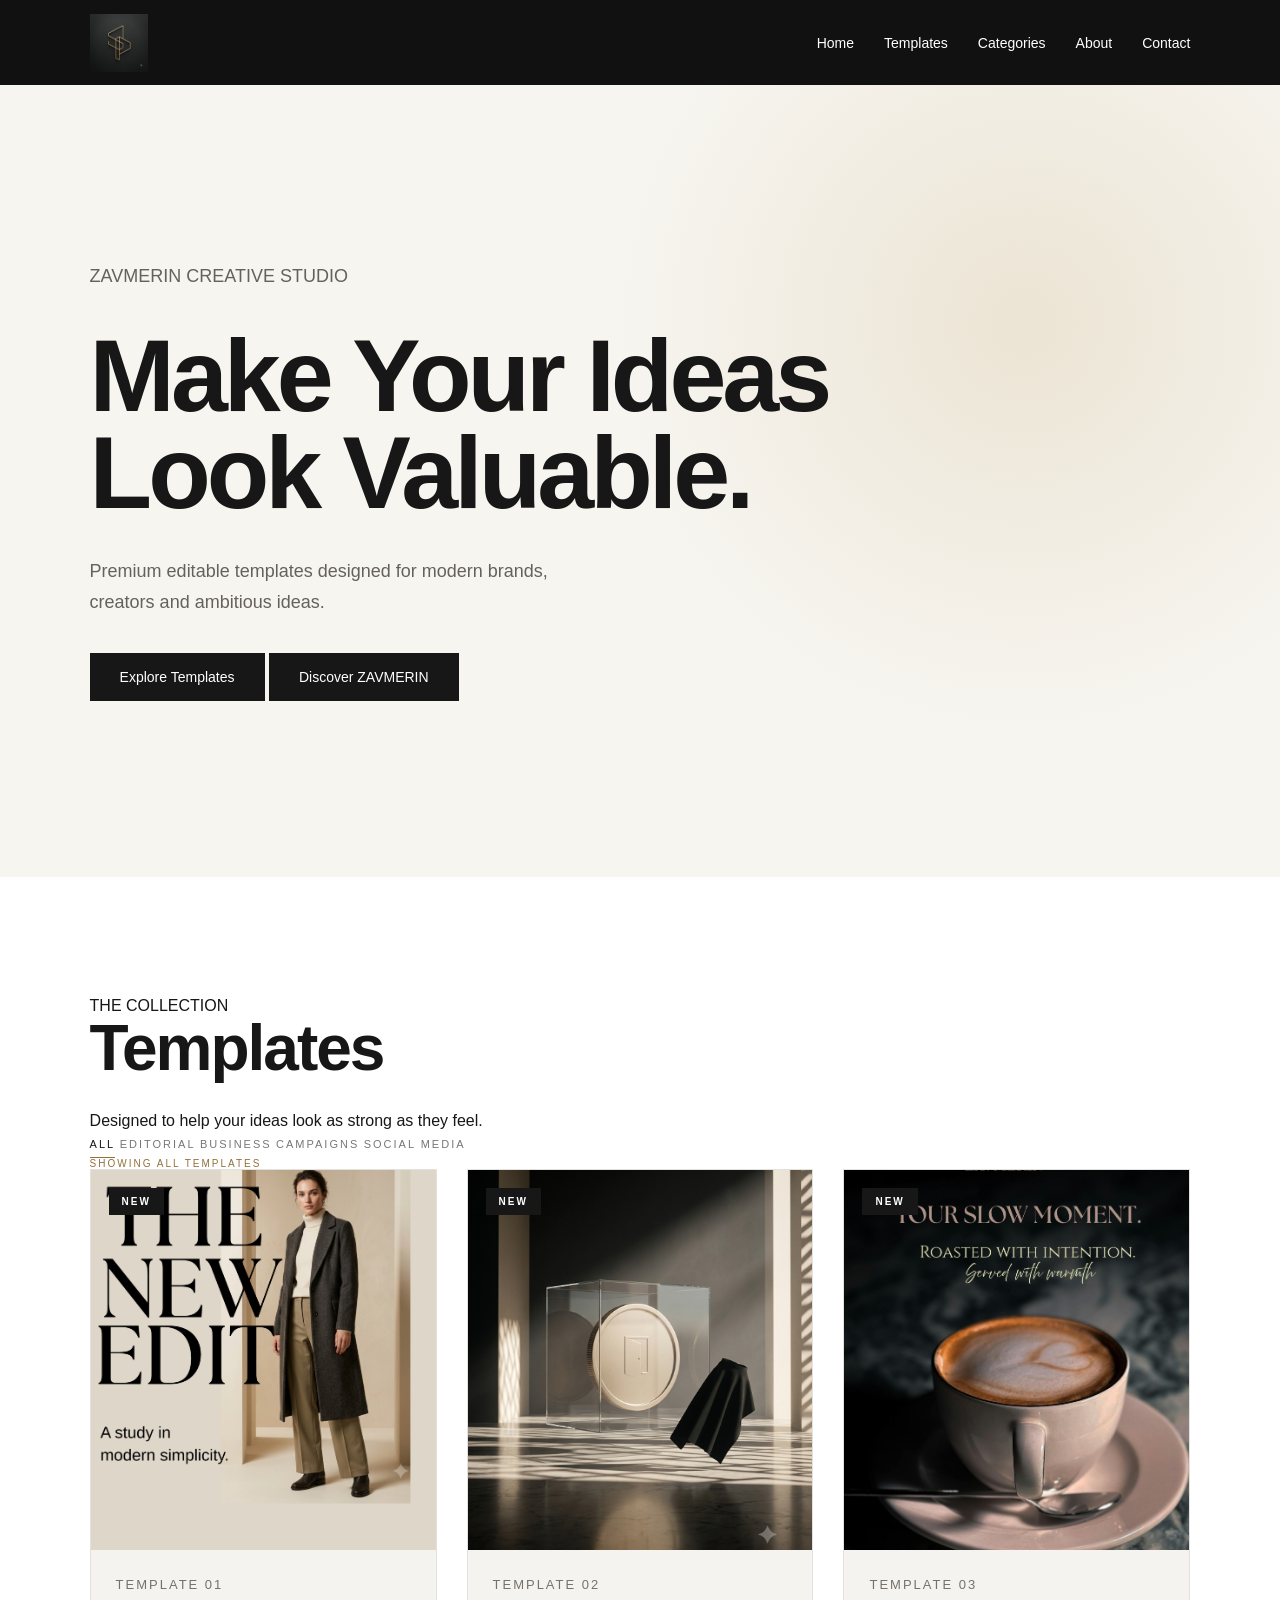
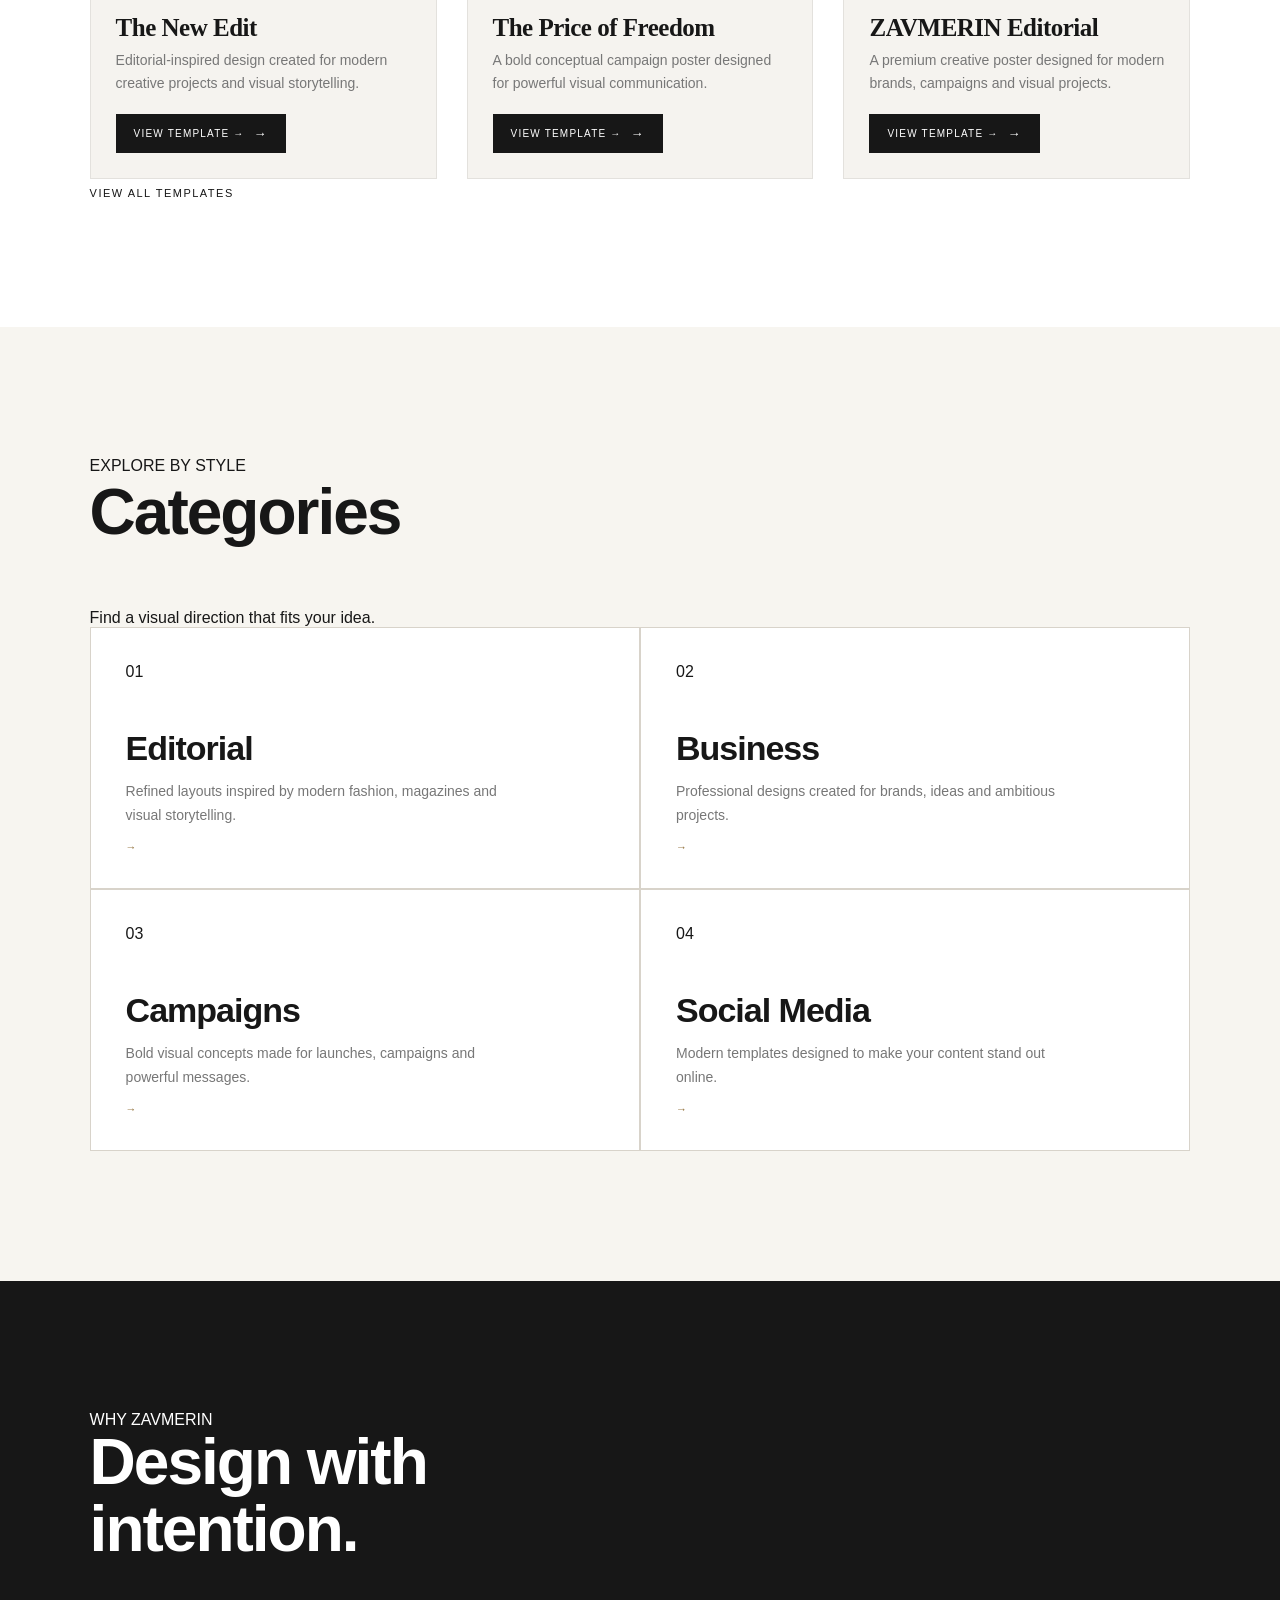
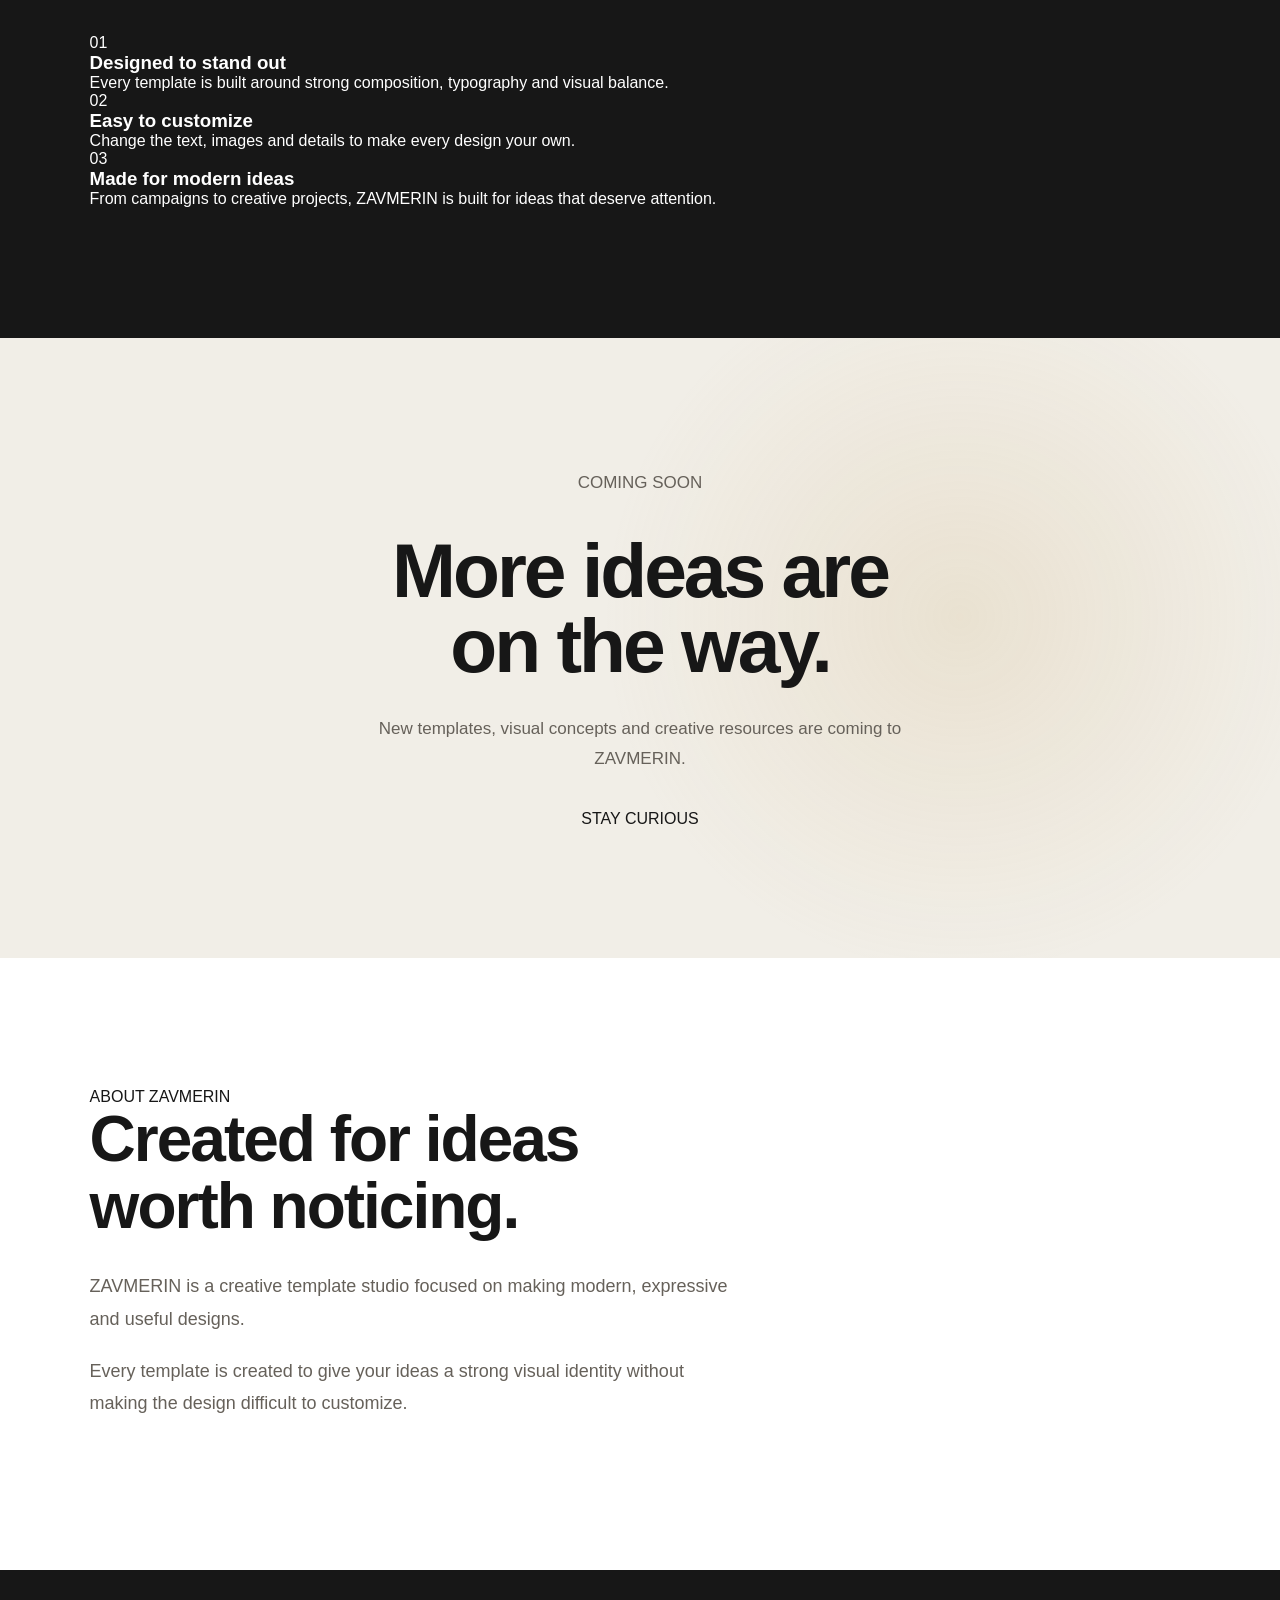
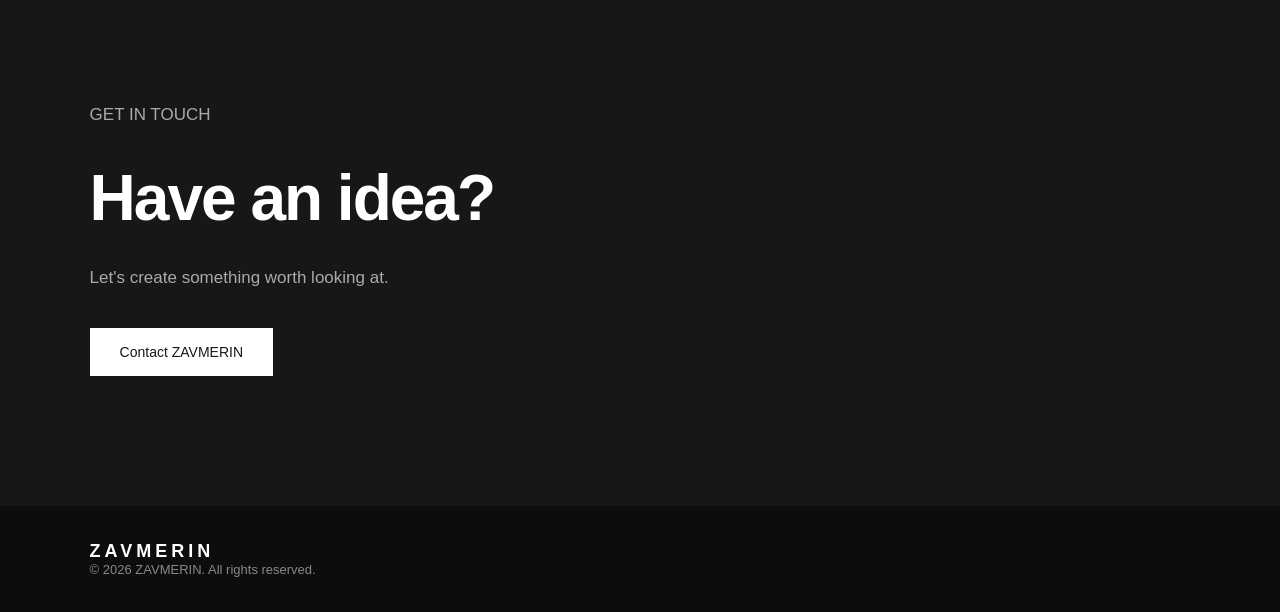
<file: index.html>
<!DOCTYPE html>
<html lang="en">

<head>
    <meta charset="UTF-8">
    <meta name="viewport" content="width=device-width, initial-scale=1.0">

     
    <meta name="google-site-verification" content="vtAJn5rw96y2Vvk_-tGTvjfDgd1Xaz5kiEXVk9fEgWU" />
    
    <title>ZAVMERIN | Creative Templates</title>

    <link rel="stylesheet" href="style.css">
</head>

<body>


    <!-- =========================
         NAVBAR
    ========================== -->

    <header class="navbar">

        <div class="nav-container">

            <a href="#home" class="logo">
                <img src="./logo.png" alt="ZAVMERIN">
            </a>

            <nav class="nav-links">

                <a href="#home">Home</a>

                <a href="#templates">Templates</a>

                <a href="#categories">Categories</a>

                <a href="#about">About</a>

                <a href="#contact">Contact</a>

            </nav>

        </div>

    </header>



    <main>


        <!-- =========================
             HERO
        ========================== -->

        <section class="hero-section" id="home">

            <div class="hero-content">

                <p class="eyebrow">
                    ZAVMERIN CREATIVE STUDIO
                </p>

                <h1>
                    Make Your Ideas
                    <br>
                    Look Valuable.
                </h1>

                <p class="hero-description">
                    Premium editable templates designed
                    for modern brands, creators and
                    ambitious ideas.
                </p>

                <div class="hero-buttons">

                    <a
                        href="#templates"
                        class="hero-button"
                    >
                        Explore Templates
                    </a>

                    <a
                        href="#about"
                        class="hero-button secondary"
                    >
                        Discover ZAVMERIN
                    </a>

                </div>

            </div>

        </section>



        <!-- =========================
             TEMPLATES
        ========================== -->

        <section
            class="templates-section"
            id="templates"
        >

            <div class="section-heading">

                <div>

                    <p class="eyebrow">
                        THE COLLECTION
                    </p>

                    <h2>
                        Templates
                    </h2>

                </div>

                <p class="section-intro">
                    Designed to help your ideas look as strong as they feel.
                </p>

            </div>



            <!-- FILTERS -->

            <div class="template-filters">

                <button
                    class="filter-button active"
                    data-filter="all"
                >
                    All
                </button>

                <button
                    class="filter-button"
                    data-filter="editorial"
                >
                    Editorial
                </button>

                <button
                    class="filter-button"
                    data-filter="business"
                >
                    Business
                </button>

                <button
                    class="filter-button"
                    data-filter="campaigns"
                >
                    Campaigns
                </button>

                <button
                    class="filter-button"
                    data-filter="social-media"
                >
                    Social Media
                </button>

            </div>



            <p
                id="filter-status"
                class="filter-status"
            >
                Showing all templates
            </p>



            <!-- =========================
                 TEMPLATE GRID
            ========================== -->

            <div class="template-grid" id="template-grid">

                <!-- Templates will appear here -->

            </div>



            <div class="view-all-wrapper">

                <button
                    id="view-all-button"
                    class="view-all-button"
                >
                    View All Templates
                </button>

            </div>

        </section>



        <!-- =========================
             CATEGORIES
        ========================== -->

        <section
            class="categories-section"
            id="categories"
        >

            <div class="section-heading">

                <div>

                    <p class="eyebrow">
                        EXPLORE BY STYLE
                    </p>

                    <h2>
                        Categories
                    </h2>

                </div>

                <p class="section-intro">
                    Find a visual direction that fits your idea.
                </p>

            </div>



            <div class="categories-grid">


                <article
                    class="category-card"
                    data-filter="editorial"
                >

                    <div class="category-number">
                        01
                    </div>

                    <div class="category-content">

                        <h3>
                            Editorial
                        </h3>

                        <p>
                            Refined layouts inspired by
                            modern fashion, magazines
                            and visual storytelling.
                        </p>

                    </div>

                    <span class="category-arrow">
                        →
                    </span>

                </article>



                <article
                    class="category-card"
                    data-filter="business"
                >

                    <div class="category-number">
                        02
                    </div>

                    <div class="category-content">

                        <h3>
                            Business
                        </h3>

                        <p>
                            Professional designs created
                            for brands, ideas and
                            ambitious projects.
                        </p>

                    </div>

                    <span class="category-arrow">
                        →
                    </span>

                </article>



                <article
                    class="category-card"
                    data-filter="campaigns"
                >

                    <div class="category-number">
                        03
                    </div>

                    <div class="category-content">

                        <h3>
                            Campaigns
                        </h3>

                        <p>
                            Bold visual concepts made
                            for launches, campaigns
                            and powerful messages.
                        </p>

                    </div>

                    <span class="category-arrow">
                        →
                    </span>

                </article>



                <article
                    class="category-card"
                    data-filter="social-media"
                >

                    <div class="category-number">
                        04
                    </div>

                    <div class="category-content">

                        <h3>
                            Social Media
                        </h3>

                        <p>
                            Modern templates designed
                            to make your content
                            stand out online.
                        </p>

                    </div>

                    <span class="category-arrow">
                        →
                    </span>

                </article>


            </div>

        </section>



        <!-- =========================
             WHY ZAVMERIN
        ========================== -->

        <section
            class="why-section"
            id="why"
        >

            <div class="why-content">

                <div class="why-heading">

                    <p class="eyebrow">
                        WHY ZAVMERIN
                    </p>

                    <h2>
                        Design with
                        <br>
                        intention.
                    </h2>

                </div>



                <div class="why-points">


                    <div class="why-point">

                        <span>01</span>

                        <div>

                            <h3>
                                Designed to stand out
                            </h3>

                            <p>
                                Every template is built
                                around strong composition,
                                typography and visual balance.
                            </p>

                        </div>

                    </div>



                    <div class="why-point">

                        <span>02</span>

                        <div>

                            <h3>
                                Easy to customize
                            </h3>

                            <p>
                                Change the text, images
                                and details to make
                                every design your own.
                            </p>

                        </div>

                    </div>



                    <div class="why-point">

                        <span>03</span>

                        <div>

                            <h3>
                                Made for modern ideas
                            </h3>

                            <p>
                                From campaigns to creative
                                projects, ZAVMERIN is built
                                for ideas that deserve attention.
                            </p>

                        </div>

                    </div>


                </div>

            </div>

        </section>



        <!-- =========================
             COMING SOON
        ========================== -->

        <section
            class="coming-soon-section"
            id="coming-soon"
        >

            <div class="coming-soon-content">

                <p class="eyebrow">
                    COMING SOON
                </p>

                <h2>
                    More ideas are
                    <br>
                    on the way.
                </h2>

                <p>
                    New templates, visual concepts
                    and creative resources are
                    coming to ZAVMERIN.
                </p>

                <span class="coming-soon-line">
                    STAY CURIOUS
                </span>

            </div>

        </section>



        <!-- =========================
             ABOUT
        ========================== -->

        <section
            class="about-section"
            id="about"
        >

            <div class="about-content">

                <p class="eyebrow">
                    ABOUT ZAVMERIN
                </p>

                <h2>
                    Created for ideas
                    <br>
                    worth noticing.
                </h2>

                <div class="about-text">

                    <p>
                        ZAVMERIN is a creative template
                        studio focused on making modern,
                        expressive and useful designs.
                    </p>

                    <p>
                        Every template is created to give
                        your ideas a strong visual identity
                        without making the design difficult
                        to customize.
                    </p>

                </div>

            </div>

        </section>



        <!-- =========================
             CONTACT
        ========================== -->

        <section
            class="contact-section"
            id="contact"
        >

            <div class="contact-content">

                <p class="eyebrow">
                    GET IN TOUCH
                </p>

                <h2>
                    Have an idea?
                </h2>

                <p>
                    Let's create something
                    worth looking at.
                </p>

                <a
                    href="mailto:hello@zavmerin.com"
                    class="contact-button"
                >
                    Contact ZAVMERIN
                </a>

            </div>

        </section>


    </main>



    <!-- =========================
         FOOTER
    ========================== -->

    <footer class="footer">

        <div class="footer-inner">

            <div class="footer-logo">
                ZAVMERIN
            </div>

            <p>
                © 2026 ZAVMERIN. All rights reserved.
            </p>

        </div>

    </footer>



    <!-- =========================
         TEMPLATE DATA
    ========================== -->

    <script src="./templates.js"></script>


    <!-- =========================
         WEBSITE SCRIPT
    ========================== -->

    <script>

        document.addEventListener(
            "DOMContentLoaded",
            function () {


                /* =========================
                   TEMPLATE DATA
                ========================= */

                const fallbackTemplates = [

                    {
                        id: 1,
                        image: "template1.png",
                        number: "TEMPLATE 01",
                        title: "The New Edit",
                        category: "editorial",
                        description:
                            "Editorial-inspired design created for modern creative projects and visual storytelling.",
                        badge: "NEW"
                    },

                    {
                        id: 2,
                        image: "template2.png",
                        number: "TEMPLATE 02",
                        title: "The Price of Freedom",
                        category: "campaigns",
                        description:
                            "A bold conceptual campaign poster designed for powerful visual communication.",
                        badge: "NEW"
                    },

                    {
                        id: 3,
                        image: "template3.png",
                        number: "TEMPLATE 03",
                        title: "ZAVMERIN Editorial",
                        category: "editorial",
                        description:
                            "A premium creative poster designed for modern brands, campaigns and visual projects.",
                        badge: "NEW"
                    }

                ];


                const templateData =
                    window.zavmerinTemplates &&
                    window.zavmerinTemplates.length
                        ? window.zavmerinTemplates
                        : fallbackTemplates;



                /* =========================
                   TEMPLATE GRID
                ========================= */

                const grid =
                    document.getElementById(
                        "template-grid"
                    );


                if (!grid) {
                    return;
                }


                grid.innerHTML = "";


                templateData.forEach(
                    function (template) {


                        const card =
                            document.createElement(
                                "article"
                            );


                        card.className =
                            "template-card";


                        card.dataset.category =
                            template.category;


                        card.style.opacity = "1";


                        card.innerHTML = `

                            <div class="template-image">

                                ${
                                    template.badge
                                        ? `
                                            <span class="template-badge">
                                                ${template.badge}
                                            </span>
                                          `
                                        : ""
                                }

                                <img
                                    src="./${template.image}"
                                    alt="${template.title} template"
                                    onerror="this.style.display='none';"
                                >

                            </div>


                            <div class="template-info">

                                <p class="template-number">
                                    ${template.number}
                                </p>

                                <h3>
                                    ${template.title}
                                </h3>

                                <p>
                                    ${template.description}
                                </p>

                                <a
                                    href="product.html?template=${template.id}"
                                    class="template-button"
                                >
                                    View Template →
                                </a>

                            </div>

                        `;


                        grid.appendChild(card);

                    }
                );



                /* =========================
                   FILTERS
                ========================= */

                const buttons =
                    document.querySelectorAll(
                        ".filter-button"
                    );


                const status =
                    document.getElementById(
                        "filter-status"
                    );


                const cards =
                    document.querySelectorAll(
                        ".template-card"
                    );


                function filterTemplates(
                    category
                ) {

                    cards.forEach(
                        function (card) {

                            if (
                                category === "all" ||
                                card.dataset.category === category
                            ) {

                                card.style.display =
                                    "";

                            } else {

                                card.style.display =
                                    "none";

                            }

                        }
                    );


                    buttons.forEach(
                        function (button) {

                            button.classList.toggle(
                                "active",
                                button.dataset.filter === category
                            );

                        }
                    );


                    if (status) {

                        status.textContent =
                            category === "all"
                                ? "Showing all templates"
                                : "Showing " +
                                  category +
                                  " templates";

                    }

                }



                buttons.forEach(
                    function (button) {

                        button.addEventListener(
                            "click",
                            function () {

                                filterTemplates(
                                    button.dataset.filter
                                );

                            }
                        );

                    }
                );



                /* =========================
                   CATEGORY CARDS
                ========================= */

                const categoryCards =
                    document.querySelectorAll(
                        ".category-card"
                    );


                categoryCards.forEach(
                    function (card) {

                        card.addEventListener(
                            "click",
                            function () {

                                const category =
                                    card.dataset.filter;


                                filterTemplates(
                                    category
                                );


                                const templatesSection =
                                    document.getElementById(
                                        "templates"
                                    );


                                if (
                                    templatesSection
                                ) {

                                    templatesSection.scrollIntoView({
                                        behavior: "smooth",
                                        block: "start"
                                    });

                                }

                            }
                        );

                    }
                );



                /* =========================
                   VIEW ALL
                ========================= */

                const viewAll =
                    document.getElementById(
                        "view-all-button"
                    );


                if (viewAll) {

                    viewAll.addEventListener(
                        "click",
                        function () {

                            filterTemplates(
                                "all"
                            );

                        }
                    );

                }



                /* =========================
                   INITIAL
                ========================= */

                filterTemplates("all");


            }
        );

    </script>


</body>

</html>
</file>
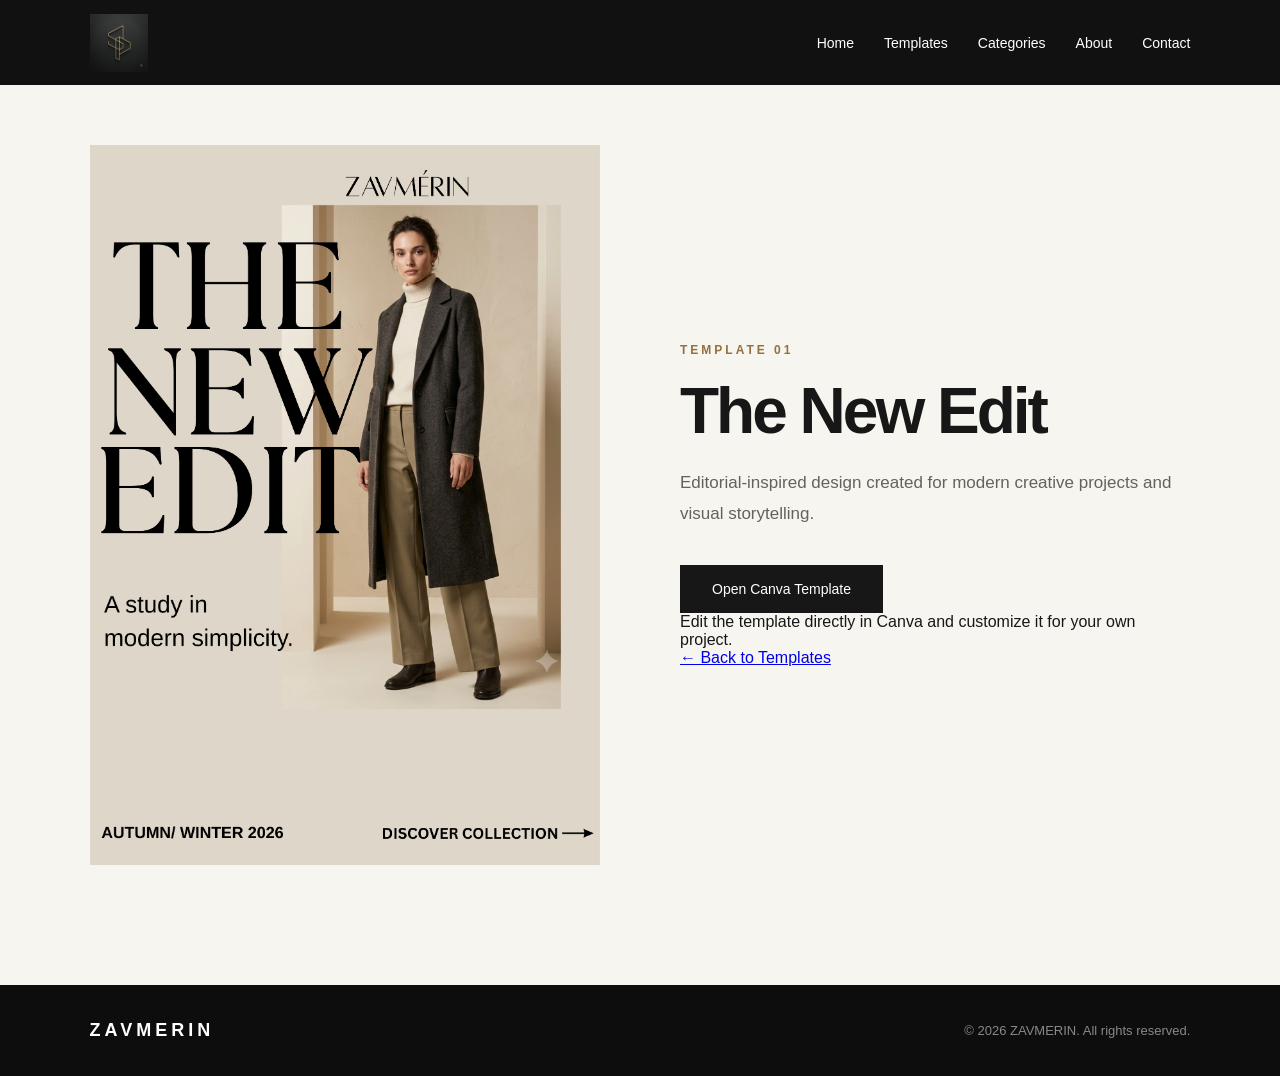
<file: product.html>
<!DOCTYPE html>
<html lang="en">

<head>
    <meta charset="UTF-8">
    <meta name="viewport" content="width=device-width, initial-scale=1.0">

    <title>ZAVMERIN | Template</title>

    <link rel="stylesheet" href="style.css">
</head>


<body>


    <!-- =========================
         NAVBAR
    ========================== -->

    <header class="navbar">

        <div class="nav-container">

            <a href="index.html" class="logo">
                <img src="./logo.png" alt="ZAVMERIN">
            </a>

            <nav class="nav-links">

                <a href="index.html">
                    Home
                </a>

                <a href="index.html#templates">
                    Templates
                </a>

                <a href="index.html#categories">
                    Categories
                </a>

                <a href="index.html#about">
                    About
                </a>

                <a href="index.html#contact">
                    Contact
                </a>

            </nav>

        </div>

    </header>



    <!-- =========================
         PRODUCT PAGE
    ========================== -->

    <main class="product-page">

        <div class="product-layout">


            <!-- PRODUCT IMAGE -->

            <div class="product-image-box">

                <img
                    id="product-image"
                    src="./template1.png"
                    alt="ZAVMERIN template"
                >

            </div>



            <!-- PRODUCT DETAILS -->

            <div class="product-details">

                <p
                    class="small-heading"
                    id="product-number"
                >
                    TEMPLATE 01
                </p>


                <h1 id="product-title">
                    The New Edit
                </h1>


                <p
                    class="product-description"
                    id="product-description"
                >
                    Editorial-inspired design created
                    for modern creative projects and
                    visual storytelling.
                </p>


                <a
                    id="get-template-button"
                    class="buy-button"
                    href="#"
                    target="_blank"
                    rel="noopener noreferrer"
                >
                    Open Canva Template
                </a>


                <p class="template-note">
                    Edit the template directly in Canva
                    and customize it for your own project.
                </p>


                <a
                    href="index.html#templates"
                    class="back-button"
                >
                    ← Back to Templates
                </a>

            </div>

        </div>

    </main>



    <!-- =========================
         FOOTER
    ========================== -->

    <footer class="footer">

        <div class="footer-logo">
            ZAVMERIN
        </div>

        <p>
            © 2026 ZAVMERIN. All rights reserved.
        </p>

    </footer>



    <!-- =========================
         TEMPLATE DATA
    ========================== -->

    <script src="./templates.js"></script>


    <!-- =========================
         PRODUCT PAGE SCRIPT
    ========================== -->

    <script>

        document.addEventListener(
            "DOMContentLoaded",
            function () {


                /* =========================
                   GET TEMPLATE NUMBER
                ========================= */

                const params =
                    new URLSearchParams(
                        window.location.search
                    );


                const templateNumber =
                    params.get("template") || "1";


                /* =========================
                   GET TEMPLATE DATA
                ========================= */

                const templateData =
                    window.zavmerinTemplates || [];


                const product =
                    templateData.find(
                        function (template) {

                            return String(template.id) ===
                                   String(templateNumber);

                        }
                    );


                /* =========================
                   ELEMENTS
                ========================= */

                const image =
                    document.getElementById(
                        "product-image"
                    );

                const number =
                    document.getElementById(
                        "product-number"
                    );

                const title =
                    document.getElementById(
                        "product-title"
                    );

                const description =
                    document.getElementById(
                        "product-description"
                    );

                const button =
                    document.getElementById(
                        "get-template-button"
                    );


                /* =========================
                   LOAD TEMPLATE
                ========================= */

                if (product) {


                    image.src =
                        "./" + product.image;


                    image.alt =
                        product.title;


                    number.textContent =
                        product.number;


                    title.textContent =
                        product.title;


                    description.textContent =
                        product.description;


                    button.href =
                        product.canva;


                    document.title =
                        "ZAVMERIN | " +
                        product.title;

                }

            }
        );

    </script>


</body>

</html>
</file>
<file: style.css>
* {
    margin: 0;
    padding: 0;
    box-sizing: border-box;
}

html {
    scroll-behavior: smooth;
}

body {
    font-family: Arial, Helvetica, sans-serif;
    background: #f7f5f0;
    color: #171717;
}


/* =========================
   NAVIGATION
========================= */

.navbar {
    width: 100%;
    height: 85px;
    padding: 10px 7%;

    display: flex;
    justify-content: space-between;
    align-items: center;

    background: #111111;

    position: sticky;
    top: 0;
    z-index: 1000;
}

/* works with current index.html */
.nav-container {
    width: 100%;
    display: flex;
    justify-content: space-between;
    align-items: center;
}

.logo img {
    width: 58px;
    height: 58px;
    object-fit: contain;
    display: block;
}

.nav-links {
    display: flex;
    align-items: center;
    gap: 30px;
}

.nav-links a {
    color: white;
    text-decoration: none;
    font-size: 14px;
    transition: 0.3s;
}

.nav-links a:hover {
    color: #c9a96e;
}


/* =========================
   HERO
========================= */

.hero,
.hero-section {
    min-height: 88vh;

    display: flex;
    align-items: center;

    padding: 80px 7%;

    background:
        radial-gradient(
            circle at 80% 30%,
            rgba(190, 160, 100, 0.20),
            transparent 35%
        ),
        #f7f5f0;
}

.hero-content {
    max-width: 850px;

    animation: heroReveal 1.2s ease-out forwards;
}

@keyframes heroReveal {
    from {
        opacity: 0;
        transform: translateY(35px);
    }

    to {
        opacity: 1;
        transform: translateY(0);
    }
}

.small-heading {
    font-size: 12px;
    letter-spacing: 3px;
    font-weight: 600;
    color: #92713c;
    margin-bottom: 22px;
}

.hero h1,
.hero-section h1 {
    font-size: clamp(55px, 8vw, 105px);
    line-height: 0.95;
    letter-spacing: -4px;
    margin-bottom: 35px;
}

.hero p:not(.small-heading),
.hero-section p:not(.small-heading) {
    max-width: 520px;
    font-size: 18px;
    line-height: 1.7;
    color: #66615a;
    margin-bottom: 35px;
}

.hero-button {
    display: inline-block;

    padding: 16px 30px;

    background: #171717;
    color: white;

    text-decoration: none;
    font-size: 14px;

    transition: 0.3s;
}

.hero-button:hover {
    background: #92713c;
    transform: translateY(-3px);
}


/* =========================
   TEMPLATES
========================= */

.templates-section {
    padding: 120px 7%;
    background: white;
}

.section-heading {
    max-width: 900px;
}

.templates-section h2,
.about-section h2,
.contact-section h2,
.why-section h2 {
    font-size: clamp(40px, 5vw, 70px);
    line-height: 1.05;
    letter-spacing: -2px;
    margin-bottom: 30px;
}

.section-description {
    max-width: 650px;
    color: #66615a;
    font-size: 17px;
    line-height: 1.7;
}


/* =========================
   FILTERS
========================= */

.template-controls {
    display: flex;
    align-items: center;
    justify-content: center;

    gap: 34px;

    margin: 55px 0 50px;

    border: none;
}

.filter-button {
    position: relative;

    border: none;
    background: transparent;

    padding: 8px 0;

    color: #777;

    font-family: Arial, Helvetica, sans-serif;
    font-size: 11px;
    font-weight: 500;

    letter-spacing: 2px;
    text-transform: uppercase;

    cursor: pointer;

    transition: color 0.3s ease;
}

.filter-button::after {
    content: "";

    position: absolute;

    left: 0;
    bottom: 0;

    width: 0;
    height: 1px;

    background: #92713c;

    transition: width 0.3s ease;
}

.filter-button:hover {
    color: #171717;
}

.filter-button:hover::after {
    width: 100%;
}

.filter-button.active {
    color: #171717;
}

.filter-button.active::after {
    width: 100%;
}


/* =========================
   TEMPLATE GRID
========================= */

.templates-grid,
.template-grid {
    display: grid;

    grid-template-columns: repeat(3, 1fr);

    gap: 30px;
}


/* =========================
   TEMPLATE CARD
========================= */

.template-card {
    background: #f5f3ef;

    overflow: hidden;

    transition: 0.4s;

    position: relative;
}

.template-card:hover {
    transform: translateY(-8px);
}


/* =========================
   TEMPLATE IMAGE
========================= */

.template-image {
    width: 100%;
    height: 380px;

    background: #ded9cf;

    overflow: hidden;

    position: relative;
}

.template-image img {
    width: 100%;
    height: 100%;

    object-fit: cover;

    display: block;

    transition: 0.5s;
}

.template-card:hover .template-image img {
    transform: scale(1.03);
}


/* =========================
   IMAGE SHINE
========================= */

.template-image::after {
    content: "";

    position: absolute;

    top: 0;
    left: -120%;

    width: 70%;
    height: 100%;

    background: linear-gradient(
        90deg,
        transparent,
        rgba(255, 255, 255, 0.18),
        transparent
    );

    transform: skewX(-20deg);

    pointer-events: none;
}

.template-card:hover .template-image::after {
    left: 140%;
    transition: 0.8s ease;
}


/* =========================
   BADGE
========================= */

.new-badge,
.template-badge {
    position: absolute;

    top: 18px;
    left: 18px;

    z-index: 5;

    padding: 8px 13px;

    background: #171717;
    color: white;

    font-size: 10px;

    letter-spacing: 2px;

    font-weight: 600;
}


/* =========================
   TEMPLATE INFO
========================= */

.template-info {
    padding: 25px;
}

.template-number {
    color: #92713c;

    font-size: 11px;

    letter-spacing: 2px;

    margin-bottom: 12px;
}

.template-info h3 {
    font-size: 22px;

    margin-bottom: 10px;
}

.template-info p:not(.template-number) {
    color: #777;

    font-size: 14px;

    line-height: 1.6;

    margin-bottom: 20px;
}


/* =========================
   TEMPLATE BUTTON
========================= */

.template-button {
    display: inline-block;

    border: 1px solid #171717;

    background: transparent;

    color: #171717;

    text-decoration: none;

    padding: 11px 18px;

    font-size: 13px;

    transition: 0.3s;
}

.template-button:hover {
    background: #171717;

    color: white;
}


/* =========================
   FILTER MESSAGE
========================= */

.filter-message {
    display: flex;

    justify-content: space-between;

    align-items: center;

    margin-top: 40px;
}

#filter-status {
    color: #92713c;

    font-size: 10px;

    letter-spacing: 2px;

    text-transform: uppercase;
}

.view-all-button {
    border: none;

    background: transparent;

    color: #171717;

    padding: 8px 0;

    font-family: Arial, Helvetica, sans-serif;

    font-size: 11px;

    letter-spacing: 1.5px;

    text-transform: uppercase;

    cursor: pointer;

    transition: color 0.3s ease;
}

.view-all-button:hover {
    color: #92713c;
}


/* =========================
   CATEGORIES
========================= */

.categories-section {
    padding: 130px 7%;

    background: #f7f5f0;
}

.categories-section h2 {
    font-size: clamp(40px, 5vw, 70px);

    letter-spacing: -2px;

    max-width: 800px;

    margin-bottom: 60px;
}

.categories-grid {
    display: grid;

    grid-template-columns: repeat(2, 1fr);

    gap: 2px;

    background: #d8d3ca;

    border: 1px solid #d8d3ca;
}

.category-card {
    position: relative;

    min-height: 260px;

    padding: 35px;

    background: #ffffff;

    color: #171717;

    text-decoration: none;

    transition: 0.4s;

    display: flex;

    flex-direction: column;

    justify-content: space-between;
}

.category-card:hover {
    background: #171717;

    color: white;

    transform: translateY(-4px);
}

.category-card span {
    font-size: 11px;

    letter-spacing: 2px;

    color: #92713c;
}

.category-card h3 {
    font-size: 34px;

    letter-spacing: -1px;

    margin-top: 35px;
}

.category-card p {
    max-width: 400px;

    color: #777;

    font-size: 14px;

    line-height: 1.7;

    margin-top: 12px;
}

.category-card:hover p {
    color: #bbb;
}


/* =========================
   WHY ZAVMERIN
========================= */

.why-section {
    padding: 130px 7%;

    background: #171717;

    color: white;
}

.why-section .small-heading {
    color: #c9a96e;
}

.why-section h2 {
    max-width: 900px;

    line-height: 1.05;

    margin-bottom: 70px;
}

.why-grid {
    display: grid;

    grid-template-columns: repeat(3, 1fr);

    border-top: 1px solid #444;
}

.why-item {
    min-height: 300px;

    padding: 35px;

    border-right: 1px solid #444;

    display: flex;

    flex-direction: column;

    justify-content: flex-start;
}

.why-item:last-child {
    border-right: none;
}

.why-item span {
    font-size: 11px;

    letter-spacing: 2px;

    color: #c9a96e;
}

.why-item h3 {
    font-size: 28px;

    letter-spacing: -1px;

    margin-top: 45px;

    margin-bottom: 15px;
}

.why-item p {
    max-width: 320px;

    color: #aaa;

    font-size: 14px;

    line-height: 1.8;
}


/* =========================
   COMING SOON
========================= */

.coming-soon-section {
    min-height: 65vh;

    padding: 130px 7%;

    background:
        radial-gradient(
            circle at 75% 45%,
            rgba(201, 169, 110, 0.18),
            transparent 35%
        ),
        #f1eee7;

    display: flex;

    align-items: center;

    justify-content: center;

    text-align: center;
}

.coming-soon-content {
    max-width: 850px;

    animation: comingReveal 1s ease-out forwards;
}

@keyframes comingReveal {
    from {
        opacity: 0;

        transform: translateY(25px);
    }

    to {
        opacity: 1;

        transform: translateY(0);
    }
}

.coming-soon-content h2 {
    font-size: clamp(45px, 6vw, 80px);

    line-height: 0.98;

    letter-spacing: -3px;

    margin-bottom: 30px;
}

.coming-soon-content p:not(.small-heading) {
    max-width: 550px;

    margin: 0 auto 35px;

    color: #66615a;

    font-size: 17px;

    line-height: 1.8;
}

.coming-soon-label {
    display: inline-block;

    padding: 12px 22px;

    border: 1px solid #92713c;

    color: #92713c;

    font-size: 11px;

    letter-spacing: 3px;

    font-weight: 600;
}


/* =========================
   ABOUT
========================= */

.about-section {
    padding: 130px 7%;

    background: white;
}

.about-content {
    max-width: 1100px;
}

.about-section h2 {
    max-width: 850px;
}

.about-text {
    max-width: 650px;

    font-size: 18px;

    line-height: 1.8;

    color: #66615a;
}

.about-text p {
    margin-bottom: 20px;
}


/* =========================
   CONTACT
========================= */

.contact-section {
    padding: 130px 7%;

    background: #171717;

    color: white;
}

.contact-section .small-heading {
    color: #c9a96e;
}

.contact-section h2 {
    max-width: 800px;
}

.contact-section p:not(.small-heading) {
    max-width: 600px;

    color: #aaa;

    font-size: 17px;

    line-height: 1.8;

    margin-bottom: 35px;
}

.contact-button {
    display: inline-block;

    padding: 16px 30px;

    background: white;

    color: #171717;

    text-decoration: none;

    font-size: 14px;

    transition: 0.3s;
}

.contact-button:hover {
    background: #c9a96e;

    color: white;
}


/* =========================
   FOOTER
========================= */

.footer {
    padding: 35px 7%;

    background: #0d0d0d;

    color: white;

    display: flex;

    justify-content: space-between;

    align-items: center;
}

.footer-logo {
    font-size: 18px;

    font-weight: 700;

    letter-spacing: 4px;
}

.footer p {
    color: #888;

    font-size: 13px;
}


/* =========================
   PRODUCT PAGE
========================= */

.product-page {
    padding: 60px 7% 120px;

    min-height: 85vh;
}

.product-layout {
    display: grid;

    grid-template-columns: 1fr 1fr;

    gap: 80px;

    align-items: center;

    max-width: 1250px;

    margin: auto;
}

.product-image-box {
    width: 100%;

    background: #ded9cf;

    overflow: hidden;

    display: flex;

    justify-content: center;

    align-items: center;
}

.product-image-box img {
    width: 100%;

    max-height: 720px;

    object-fit: contain;

    display: block;
}

.product-details {
    padding: 20px 0;
}

.product-details h1 {
    font-size: clamp(45px, 5vw, 75px);

    line-height: 1;

    letter-spacing: -3px;

    margin-bottom: 25px;
}

.product-description {
    max-width: 550px;

    color: #66615a;

    font-size: 17px;

    line-height: 1.8;

    margin-bottom: 35px;
}

.buy-button {
    display: inline-block;

    border: none;

    background: #171717;

    color: white;

    padding: 16px 32px;

    font-size: 14px;

    cursor: pointer;

    text-decoration: none;

    transition: 0.3s;
}

.buy-button:hover {
    background: #92713c;

    transform: translateY(-3px);
}


/* =========================
   MOBILE
========================= */

@media (max-width: 800px) {

    .navbar {
        height: 75px;

        padding: 10px 20px;
    }

    .nav-container {
        width: 100%;
    }

    .logo img {
        width: 50px;

        height: 50px;
    }

    .nav-links {
        gap: 14px;

        overflow-x: auto;

        white-space: nowrap;

        scrollbar-width: none;
    }

    .nav-links::-webkit-scrollbar {
        display: none;
    }

    .nav-links a {
        flex-shrink: 0;

        font-size: 11px;
    }


    .hero,
    .hero-section {
        min-height: 75vh;

        padding: 60px 20px;
    }

    .hero h1,
    .hero-section h1 {
        letter-spacing: -2px;
    }


    .templates-section,
    .about-section,
    .contact-section,
    .categories-section,
    .why-section,
    .coming-soon-section {
        padding: 80px 20px;
    }


    .templates-grid,
    .template-grid {
        grid-template-columns: 1fr;
    }

    .template-image {
        height: 400px;
    }


    .template-controls {
        justify-content: flex-start;

        gap: 24px;

        overflow-x: auto;

        flex-wrap: nowrap;

        scrollbar-width: none;

        margin: 40px 0;
    }

    .template-controls::-webkit-scrollbar {
        display: none;
    }

    .filter-button {
        flex-shrink: 0;

        font-size: 10px;
    }


    .filter-message {
        flex-direction: column;

        align-items: flex-start;

        gap: 20px;
    }


    .categories-grid {
        grid-template-columns: 1fr;
    }

    .category-card {
        min-height: 230px;

        padding: 28px;
    }

    .category-card h3 {
        font-size: 30px;
    }


    .why-grid {
        grid-template-columns: 1fr;
    }

    .why-item {
        min-height: 250px;

        border-right: none;

        border-bottom: 1px solid #444;
    }

    .why-item:last-child {
        border-bottom: none;
    }

    .why-item h3 {
        font-size: 26px;
    }


    .coming-soon-section {
        min-height: 60vh;
    }

    .coming-soon-content h2 {
        letter-spacing: -2px;
    }


    .product-page {
        padding: 40px 20px 80px;
    }

    .product-layout {
        grid-template-columns: 1fr;

        gap: 50px;
    }


    .product-details h1 {
        letter-spacing: -2px;
    }


    .product-image-box img {
        max-height: 600px;
    }


    .footer {
        padding: 30px 20px;

        flex-direction: column;

        gap: 15px;

        text-align: center;
    }
}


@media (max-width: 420px) {

    .navbar {
        padding: 10px 14px;
    }

    .nav-links {
        gap: 11px;
    }

    .nav-links a {
        font-size: 10px;
    }

    .template-image {
        height: 360px;
    }

    .template-controls {
        gap: 20px;
    }
}
/* =========================================
   ZAVMERIN — PREMIUM TEMPLATE CARDS
========================================= */

.template-card {
    position: relative;
    background: #f5f3ef;
    border: 1px solid rgba(23, 23, 23, 0.08);
    overflow: hidden;

    transition:
        transform 0.4s ease,
        box-shadow 0.4s ease,
        border-color 0.4s ease;
}

/* Premium hover */
.template-card:hover {
    transform: translateY(-8px);
    box-shadow: 0 18px 45px rgba(0, 0, 0, 0.10);
    border-color: rgba(146, 113, 60, 0.35);
}

/* Image area */
.template-card img {
    width: 100%;
    height: 390px;
    object-fit: cover;
    display: block;

    transition:
        transform 0.6s ease,
        filter 0.6s ease;
}

/* Slight editorial zoom */
.template-card:hover img {
    transform: scale(1.025);
    filter: brightness(0.96);
}

/* Card information */
.template-card-content {
    padding: 22px 22px 24px;
    background: #f5f3ef;
}

/* Template title */
.template-card h3 {
    margin: 0 0 8px;

    font-family: Georgia, "Times New Roman", serif;

    font-size: 25px;
    line-height: 1.1;
    letter-spacing: -0.5px;

    color: #171717;
}

/* Description */
.template-card p {
    margin: 0 0 18px;

    max-width: 420px;

    color: #77716a;

    font-size: 13px;
    line-height: 1.6;
}

/* View Template */
.template-button {
    display: inline-flex;
    align-items: center;
    gap: 9px;

    padding: 11px 17px;

    background: #171717;
    color: #ffffff;

    text-decoration: none;

    font-size: 10px;
    letter-spacing: 1.2px;
    text-transform: uppercase;

    transition:
        background 0.3s ease,
        padding 0.3s ease;
}

.template-button::after {
    content: "→";

    font-size: 13px;

    transition: transform 0.3s ease;
}

.template-button:hover {
    background: #92713c;
    padding-left: 20px;
}

.template-button:hover::after {
    transform: translateX(4px);
}

/* NEW badge */
.template-card .new-badge,
.template-card .badge {
    position: absolute;

    top: 16px;
    left: 16px;

    z-index: 3;

    padding: 7px 11px;

    background: #171717;
    color: #ffffff;

    font-size: 9px;
    letter-spacing: 1.5px;
    text-transform: uppercase;

    box-shadow: 0 5px 15px rgba(0, 0, 0, 0.12);
}

/* If badge uses a different common class */
.template-card .new {
    position: absolute;

    top: 16px;
    left: 16px;

    z-index: 3;

    padding: 7px 11px;

    background: #171717;
    color: #ffffff;

    font-size: 9px;
    letter-spacing: 1.5px;
    text-transform: uppercase;
}

/* Mobile */
@media (max-width: 800px) {

    .template-card img {
        height: 350px;
    }

    .template-card-content {
        padding: 20px;
    }

    .template-card h3 {
        font-size: 23px;
    }

}
</file>
